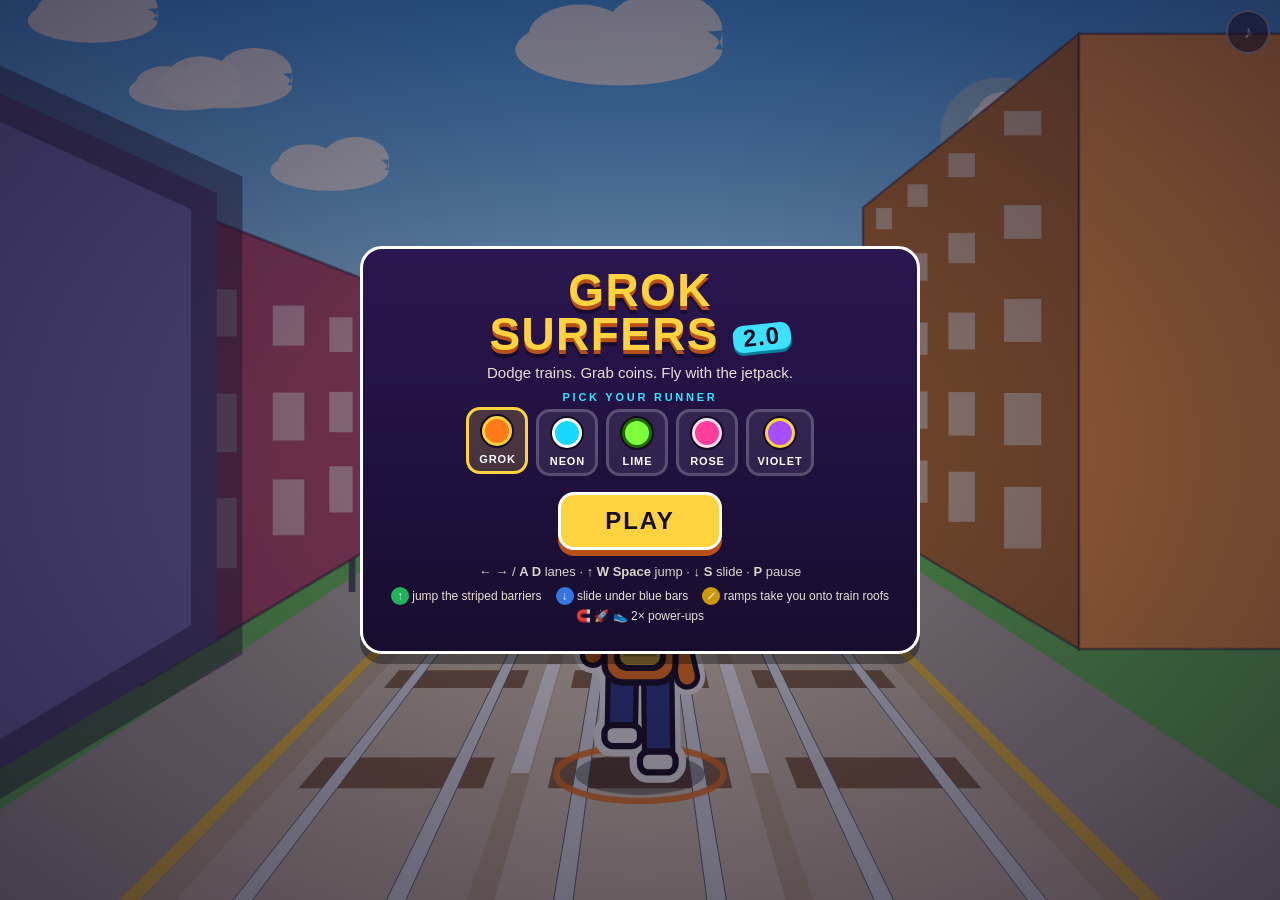
<file: index.html>
<!DOCTYPE html>
<html lang="en">
<head>
  <meta charset="UTF-8">
  <meta name="viewport" content="width=device-width, initial-scale=1, maximum-scale=1, user-scalable=no, viewport-fit=cover">
  <meta name="apple-mobile-web-app-capable" content="yes">
  <meta name="mobile-web-app-capable" content="yes">
  <meta name="theme-color" content="#3fa9ff">
  <title>Grok Surfers 2.0</title>
  <link rel="stylesheet" href="style.css">
  <link rel="icon" href="data:image/svg+xml,%3Csvg xmlns='http://www.w3.org/2000/svg' viewBox='0 0 64 64'%3E%3Ccircle cx='32' cy='32' r='30' fill='%23ff8c42'/%3E%3Ccircle cx='24' cy='28' r='6' fill='%23fff'/%3E%3Ccircle cx='40' cy='28' r='6' fill='%23fff'/%3E%3Ccircle cx='25' cy='29' r='3' fill='%231a1020'/%3E%3Ccircle cx='41' cy='29' r='3' fill='%231a1020'/%3E%3Cpath d='M22 42c6 8 14 8 20 0' fill='none' stroke='%231a1020' stroke-width='3' stroke-linecap='round'/%3E%3C/svg%3E">
</head>
<body>
  <div id="wrap">
    <canvas id="game"></canvas>

    <div id="hud" class="hidden">
      <div id="hud-left">
        <div class="label">SCORE</div>
        <div id="score">0</div>
        <div id="mult" class="hidden">2× SCORE</div>
      </div>
      <div id="hud-mid">
        <div class="label">BEST</div>
        <div id="best">0</div>
      </div>
      <div id="hud-right">
        <div class="label">COINS</div>
        <div id="coins"><span class="coin-dot"></span><span id="coin-count">0</span></div>
        <div id="powers"></div>
      </div>
    </div>
    <div id="tip"></div>
    <div id="toast"></div>

    <button id="pause-btn" class="round hidden" type="button" aria-label="Pause">II</button>
    <button id="mute" class="round" type="button" aria-label="Toggle sound" title="Sound">♪</button>

    <div id="title" class="overlay">
      <div class="panel">
        <h1>GROK<br> SURFERS <span class="ver">2.0</span></h1>
        <p class="tagline">Dodge trains. Grab coins. Fly with the jetpack.</p>
        <div class="pick-label">PICK YOUR RUNNER</div>
        <div id="chars"></div>
        <button id="play" type="button" class="btn pulse">PLAY</button>
        <p class="hint desk-only">
          <strong>← →</strong> / <strong>A D</strong> lanes · <strong>↑ W Space</strong> jump · <strong>↓ S</strong> slide · <strong>P</strong> pause
        </p>
        <p class="hint mobile-only">Swipe ← → lanes · Swipe ↑ (or tap) jump · Swipe ↓ slide</p>
        <div class="legend">
          <span><b class="g">↑</b> jump the striped barriers</span>
          <span><b class="b">↓</b> slide under blue bars</span>
          <span><b class="y">⟋</b> ramps take you onto train roofs</span>
          <span>🧲 🚀 👟 2× power-ups</span>
        </div>
        <p id="title-best" class="best-line"></p>
      </div>
    </div>

    <div id="pause" class="overlay hidden">
      <div class="panel">
        <h2>PAUSED</h2>
        <button id="resume" type="button" class="btn">RESUME</button>
        <button id="quit" type="button" class="btn ghost">MENU</button>
      </div>
    </div>

    <div id="gameover" class="overlay hidden">
      <div class="panel">
        <h2 id="go-title">CRASHED!</h2>
        <p id="new-best" class="hidden shine">★ NEW HIGH SCORE ★</p>
        <div class="stats">
          <div><span class="label">SCORE</span><span id="go-score">0</span></div>
          <div><span class="label">COINS</span><span id="go-coins">0</span></div>
          <div><span class="label">DISTANCE</span><span id="go-dist">0</span></div>
          <div><span class="label">BEST</span><span id="go-best">0</span></div>
        </div>
        <button id="retry" type="button" class="btn pulse">RUN AGAIN</button>
        <button id="menu" type="button" class="btn ghost">CHANGE RUNNER</button>
      </div>
    </div>
  </div>
  <script src="game.js"></script>
</body>
</html>
</file>
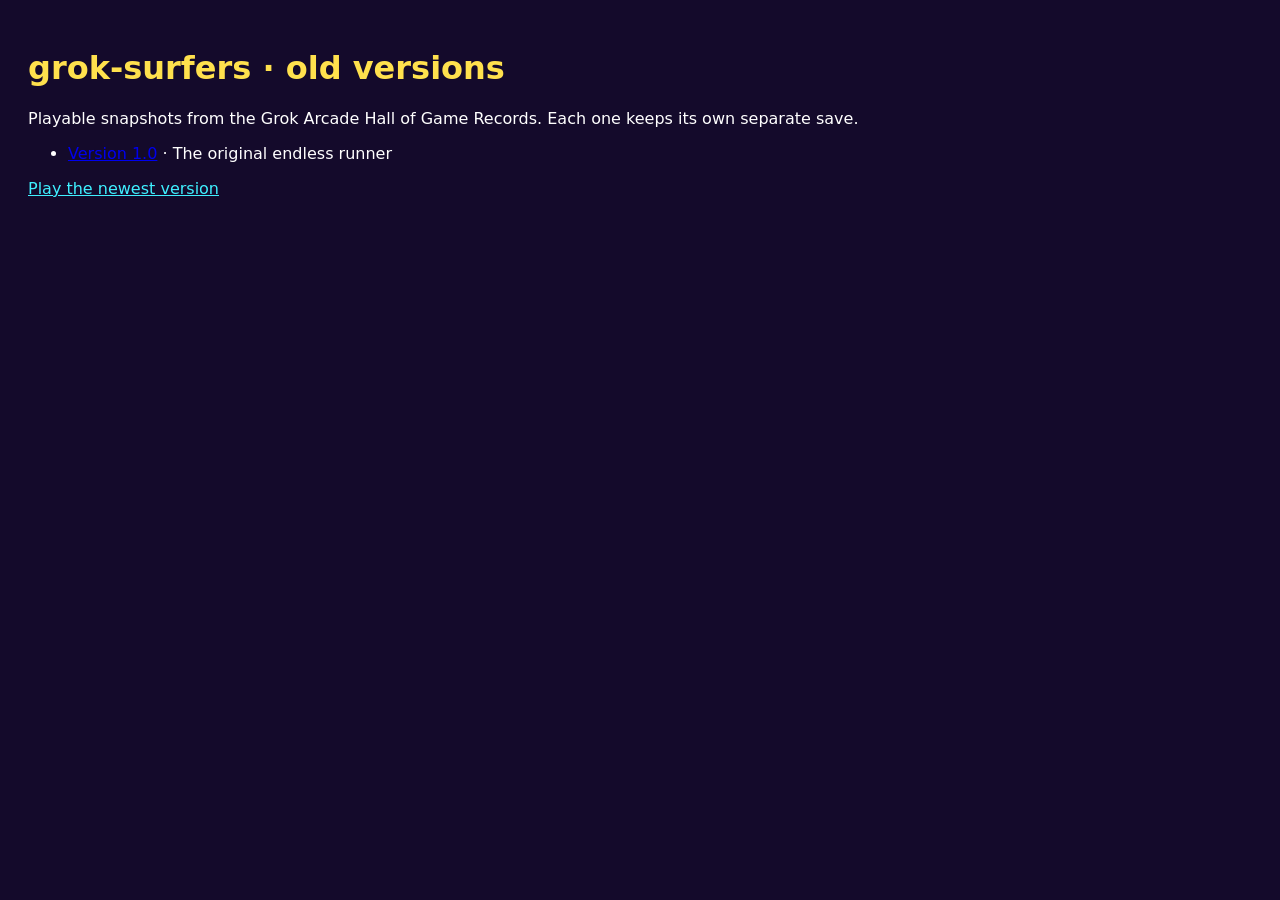
<file: versions/index.html>
<!doctype html><meta charset="utf-8"><meta name="viewport" content="width=device-width,initial-scale=1"><meta name="robots" content="noindex"><title>grok-surfers old versions</title><body style="font-family:system-ui;background:#140a2b;color:#fff;padding:20px"><h1 style="color:#ffe14d">grok-surfers &middot; old versions</h1><p>Playable snapshots from the Grok Arcade Hall of Game Records. Each one keeps its own separate save.</p><ul><li><a href="v1/">Version 1.0</a> &middot; The original endless runner</li></ul><p><a style="color:#3ff0ff" href="../">Play the newest version</a></p>
</file>
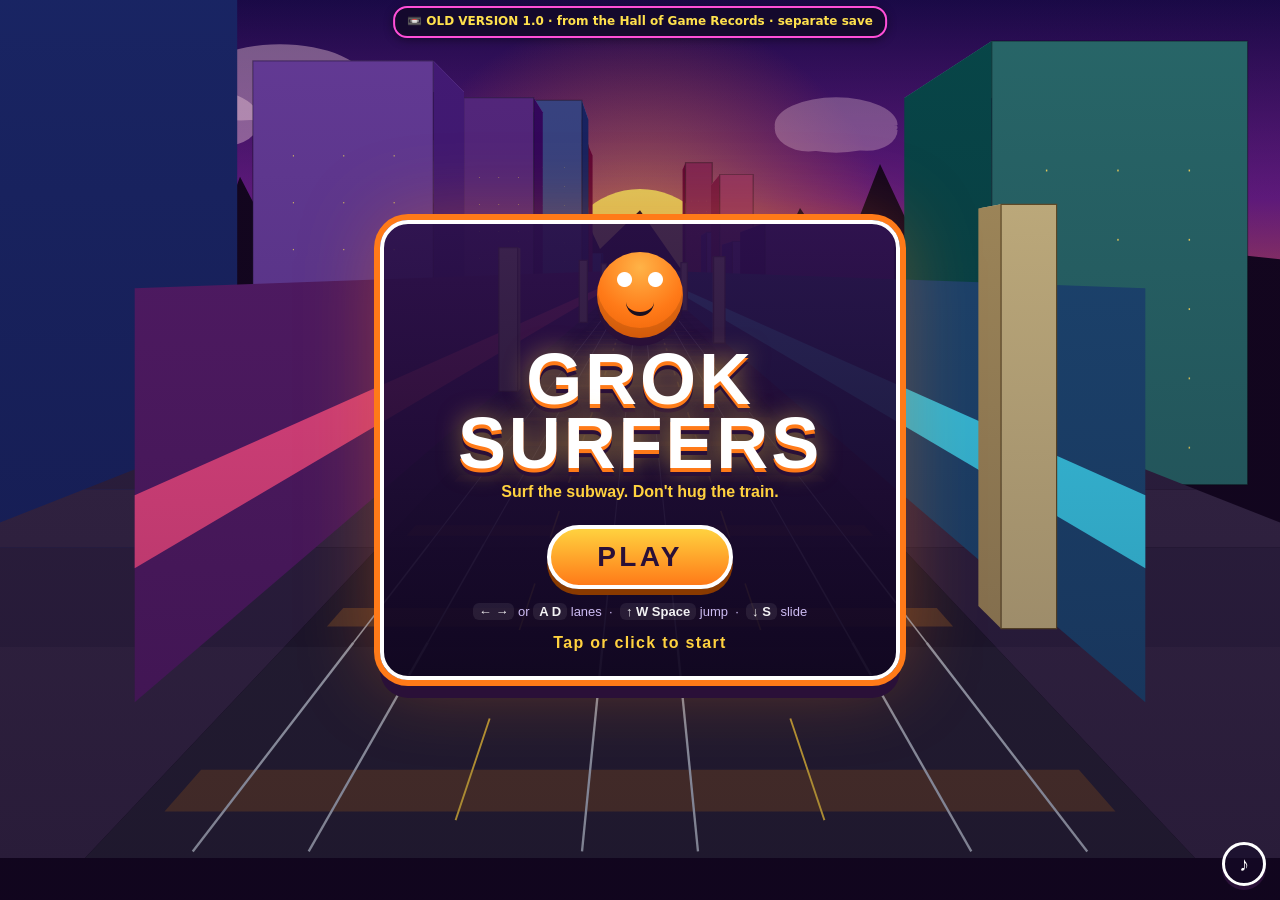
<file: versions/v1/index.html>
<!DOCTYPE html>
<html lang="en">
<head>
<script>/* Grok Arcade Hall of Game Records: archived old version 1.0 of grok-surfers. Saves are kept separate from the newest version. */
(function(){var P='grokOldVersion.grok-surfers.v1:';try{var S=Storage.prototype,g=S.getItem,s=S.setItem,r=S.removeItem;function L(t){try{return t===window.localStorage;}catch(e){return false;}}
S.getItem=function(k){return g.call(this,L(this)?P+k:k);};S.setItem=function(k,v){return s.call(this,L(this)?P+k:k,v);};S.removeItem=function(k){return r.call(this,L(this)?P+k:k);};}catch(e){}
window.GROK_OLD_VERSION={repo:'grok-surfers',label:'v1',ver:'1.0',prefix:P};
function badge(){try{var d=document.createElement('div');d.id='grokOldVerBadge';d.setAttribute('style','position:fixed;left:50%;top:6px;transform:translateX(-50%);z-index:2147483647;background:rgba(20,10,43,.92);color:#ffe14d;font:bold 12px/1.3 system-ui,sans-serif;padding:6px 12px;border-radius:14px;border:2px solid #ff4fd8;box-shadow:0 2px 10px rgba(0,0,0,.4);pointer-events:none;transition:opacity .8s;text-align:center;max-width:90vw');d.textContent='\uD83D\uDCFC OLD VERSION 1.0 \u00b7 from the Hall of Game Records \u00b7 separate save';document.body.appendChild(d);setTimeout(function(){d.style.opacity='0';},6000);setTimeout(function(){if(d.parentNode)d.parentNode.removeChild(d);},7000);}catch(e){}}
if(document.readyState==='loading')document.addEventListener('DOMContentLoaded',badge);else badge();})();</script>
<meta name="robots" content="noindex">

  <meta charset="UTF-8">
  <meta name="viewport" content="width=device-width, initial-scale=1, maximum-scale=1, user-scalable=no, viewport-fit=cover">
  <meta name="apple-mobile-web-app-capable" content="yes">
  <meta name="mobile-web-app-capable" content="yes">
  <meta name="theme-color" content="#1a0a3c">
  <title>Grok Surfers</title>
  <link rel="stylesheet" href="style.css">
  <link rel="icon" href="data:image/svg+xml,%3Csvg xmlns='http://www.w3.org/2000/svg' viewBox='0 0 64 64'%3E%3Ccircle cx='32' cy='32' r='30' fill='%23ff8c42'/%3E%3Ccircle cx='24' cy='28' r='6' fill='%23fff'/%3E%3Ccircle cx='40' cy='28' r='6' fill='%23fff'/%3E%3Ccircle cx='25' cy='29' r='3' fill='%231a1020'/%3E%3Ccircle cx='41' cy='29' r='3' fill='%231a1020'/%3E%3Cpath d='M22 42c6 8 14 8 20 0' fill='none' stroke='%231a1020' stroke-width='3' stroke-linecap='round'/%3E%3C/svg%3E">
</head>
<body>
  <div id="wrap">
    <canvas id="game"></canvas>

    <div id="hud" class="hidden">
      <div id="hud-left">
        <div class="label">SCORE</div>
        <div id="score">0</div>
      </div>
      <div id="hud-mid">
        <div class="label">BEST</div>
        <div id="best">0</div>
      </div>
      <div id="hud-right">
        <div class="label">COINS</div>
        <div id="coins"><span class="coin-dot"></span><span id="coin-count">0</span></div>
      </div>
    </div>

    <button id="mute" type="button" aria-label="Toggle sound" title="Sound">♪</button>

    <div id="title" class="overlay">
      <div class="panel">
        <div class="mascot" aria-hidden="true"> grok </div>
        <h1>GROK<br>SURFERS</h1>
        <p class="tagline">Surf the subway. Don't hug the train.</p>
        <button id="play" type="button" class="btn pulse">PLAY</button>
        <p class="hint">
          <strong>← →</strong> or <strong>A D</strong> lanes &nbsp;·&nbsp;
          <strong>↑ W Space</strong> jump &nbsp;·&nbsp;
          <strong>↓ S</strong> slide
        </p>
        <p class="hint mobile-only">Swipe to steer · Swipe up to jump · Swipe down to slide</p>
        <p id="title-best" class="best-line"></p>
      </div>
    </div>

    <div id="gameover" class="overlay hidden">
      <div class="panel">
        <h2 id="go-title">CRASHED!</h2>
        <p id="new-best" class="hidden shine">★ NEW HIGH SCORE ★</p>
        <div class="stats">
          <div><span class="label">SCORE</span><span id="go-score">0</span></div>
          <div><span class="label">COINS</span><span id="go-coins">0</span></div>
          <div><span class="label">BEST</span><span id="go-best">0</span></div>
        </div>
        <button id="retry" type="button" class="btn pulse">RETRY</button>
        <p class="hint">Tap / click or press Enter</p>
      </div>
    </div>
  </div>
  <script src="game.js"></script>
</body>
</html>
</file>
<file: style.css>
:root {
  --ink: #140c22;
  --paper: #fff7e8;
  --gold: #ffd23f;
  --orange: #ff7a18;
  --pink: #ff4d8d;
  --cyan: #3ee0ff;
}
* { box-sizing: border-box; margin: 0; padding: 0; }
html, body {
  width: 100%; height: 100%; overflow: hidden; background: #3fa9ff;
  font-family: Trebuchet MS, Arial Black, Impact, Segoe UI, sans-serif; color: var(--paper);
  touch-action: none; user-select: none; -webkit-user-select: none; -webkit-tap-highlight-color: transparent;
}
#wrap { position: relative; width: 100%; height: 100%; overflow: hidden; }
canvas { display: block; width: 100%; height: 100%; }
.hidden { display: none !important; }

/* ---------- HUD ---------- */
#hud {
  position: absolute; top: 0; left: 0; right: 0; display: flex; justify-content: space-between; align-items: flex-start;
  padding: calc(10px + env(safe-area-inset-top)) calc(64px + env(safe-area-inset-right)) 0 calc(16px + env(safe-area-inset-left));
  pointer-events: none; z-index: 5;
}
#hud > div {
  background: rgba(20,12,34,.62); border: 2px solid rgba(255,255,255,.25); border-radius: 14px; padding: 6px 12px; min-width: 92px;
  text-shadow: 0 2px 0 rgba(0,0,0,.5);
}
#hud .label { font-size: 11px; letter-spacing: .22em; color: var(--gold); font-weight: 800; }
#score, #best, #coins { font-size: 26px; font-weight: 900; line-height: 1.05; font-variant-numeric: tabular-nums; }
#hud-mid { text-align: center; opacity: .9; }
#hud-right { text-align: right; }
#coins { display: flex; align-items: center; justify-content: flex-end; gap: 6px; }
.coin-dot { width: 18px; height: 18px; border-radius: 50%; background: radial-gradient(circle at 35% 35%, #fff6b0, #ffd23f 45%, #b8860b); border: 2px solid #7a5a00; }
#mult { margin-top: 3px; display: inline-block; background: var(--gold); color: var(--ink); font-size: 12px; font-weight: 900; padding: 2px 8px; border-radius: 8px; animation: pulse 0.8s ease-in-out infinite; }
#powers { margin-top: 4px; display: flex; flex-direction: column; gap: 4px; align-items: flex-end; }
.pw { display: flex; align-items: center; gap: 6px; }
.pw-icon { width: 24px; height: 24px; border-radius: 7px; display: grid; place-items: center; font-size: 14px; color: var(--ink); font-weight: 900; border: 2px solid #fff; }
.pw-bar { width: 60px; height: 8px; background: rgba(255,255,255,.25); border-radius: 4px; overflow: hidden; }
.pw-bar i { display: block; height: 100%; }

#tip {
  position: absolute; left: 50%; bottom: calc(18px + env(safe-area-inset-bottom)); transform: translateX(-50%); z-index: 5;
  background: rgba(20,12,34,.72); padding: 8px 16px; border-radius: 999px; font-weight: 800; font-size: 15px; white-space: nowrap;
  opacity: 0; transition: opacity .3s; pointer-events: none;
}
#tip.show { opacity: 1; }
#toast {
  position: absolute; left: 50%; top: 26%; transform: translate(-50%, -50%); z-index: 6; pointer-events: none;
  font-size: 30px; font-weight: 900; letter-spacing: .04em; opacity: 0; white-space: nowrap;
  text-shadow: 0 3px 0 #140c22, 0 0 14px rgba(0,0,0,.6), -2px 0 0 #140c22, 2px 0 0 #140c22;
}
#toast.show { animation: toast 1.6s ease-out forwards; }
@keyframes toast { 0% { opacity: 0; transform: translate(-50%, -30%) scale(.6); } 15% { opacity: 1; transform: translate(-50%, -50%) scale(1.1); } 30% { transform: translate(-50%, -50%) scale(1); } 80% { opacity: 1; } 100% { opacity: 0; transform: translate(-50%, -80%); } }

.round {
  position: absolute; top: calc(10px + env(safe-area-inset-top)); width: 44px; height: 44px; border-radius: 50%; z-index: 8;
  border: 2px solid rgba(255,255,255,.6); background: rgba(20,12,34,.6); color: #fff; font-size: 18px; font-weight: 900; cursor: pointer;
}
#mute { right: calc(10px + env(safe-area-inset-right)); }
#mute.muted { opacity: .45; text-decoration: line-through; }
#pause-btn { right: calc(10px + env(safe-area-inset-right)); top: calc(62px + env(safe-area-inset-top)); }

/* ---------- overlays ---------- */
.overlay {
  position: absolute; inset: 0; display: flex; align-items: center; justify-content: center; z-index: 10;
  background: radial-gradient(ellipse at center, rgba(20,12,34,.35), rgba(20,12,34,.7)); padding: 10px; overflow-y: auto;
}
.panel {
  text-align: center; background: linear-gradient(180deg, #2a1650, #170c2e); border: 3px solid #fff; border-radius: 22px;
  padding: 20px 26px; max-width: 560px; width: 100%; box-shadow: 0 10px 0 rgba(0,0,0,.35); margin: auto;
}
h1 { font-size: 46px; line-height: .95; letter-spacing: .03em; color: var(--gold); text-shadow: 0 4px 0 #b8501a, 0 8px 0 rgba(0,0,0,.35); }
.ver { display: inline-block; background: var(--cyan); color: var(--ink); font-size: 24px; padding: 2px 10px; border-radius: 10px; vertical-align: middle; transform: rotate(-6deg); text-shadow: none; box-shadow: 0 3px 0 #0a7f99; }
h2 { font-size: 40px; color: var(--gold); text-shadow: 0 4px 0 #b8501a; margin-bottom: 8px; }
.tagline { margin: 8px 0 10px; font-size: 15px; opacity: .9; }
.pick-label { font-size: 11px; letter-spacing: .25em; color: var(--cyan); font-weight: 900; margin-bottom: 6px; }
#chars { display: flex; gap: 8px; justify-content: center; flex-wrap: wrap; margin-bottom: 12px; }
.char { background: rgba(255,255,255,.08); border: 3px solid rgba(255,255,255,.2); border-radius: 14px; padding: 6px 8px 4px; color: #fff; cursor: pointer; min-width: 62px; font: inherit; }
.char.on { border-color: var(--gold); background: rgba(255,210,63,.18); transform: translateY(-2px); }
.char-dot { display: block; width: 30px; height: 30px; margin: 0 auto 3px; border-radius: 50%; background: var(--c); border: 3px solid var(--t); box-shadow: 0 0 0 2px #140c22; }
.char-name { font-size: 11px; font-weight: 900; letter-spacing: .08em; }
.btn {
  display: inline-block; font: inherit; font-size: 24px; font-weight: 900; letter-spacing: .08em; color: var(--ink); background: var(--gold);
  border: 3px solid #fff; border-radius: 16px; padding: 12px 44px; cursor: pointer; box-shadow: 0 6px 0 #b8501a; margin: 4px;
}
.btn.ghost { background: transparent; color: #fff; box-shadow: 0 6px 0 rgba(0,0,0,.35); font-size: 16px; padding: 10px 22px; }
.btn:active { transform: translateY(4px); box-shadow: 0 2px 0 #b8501a; }
.pulse { animation: pulse 1.4s ease-in-out infinite; }
@keyframes pulse { 0%, 100% { transform: scale(1); } 50% { transform: scale(1.05); } }
.hint { margin-top: 10px; font-size: 13px; opacity: .85; }
.legend { margin-top: 8px; display: flex; flex-wrap: wrap; gap: 4px 14px; justify-content: center; font-size: 12px; opacity: .9; }
.legend b { display: inline-block; width: 18px; height: 18px; border-radius: 50%; line-height: 18px; color: #fff; font-size: 12px; }
.legend .g { background: #22c55e; } .legend .b { background: #3b82f6; } .legend .y { background: #e0a800; }
.best-line { margin-top: 8px; color: var(--gold); font-weight: 900; letter-spacing: .1em; font-size: 14px; }
.stats { display: grid; grid-template-columns: repeat(4, 1fr); gap: 8px; margin: 10px 0 14px; }
.stats div { background: rgba(255,255,255,.08); border-radius: 12px; padding: 8px 4px; display: flex; flex-direction: column; }
.stats .label { font-size: 10px; letter-spacing: .18em; color: var(--gold); font-weight: 800; }
.stats span:last-child { font-size: 22px; font-weight: 900; }
.shine { color: var(--cyan); font-weight: 900; letter-spacing: .12em; animation: pulse 1s ease-in-out infinite; }
.mobile-only { display: none; }
@media (pointer: coarse) { .mobile-only { display: block; } .desk-only { display: none; } }

/* short landscape phones */
@media (max-height: 500px) {
  .panel { padding: 10px 18px; max-width: 640px; }
  h1 { font-size: 30px; display: inline-block; }
  h1 br { display: none; }
  .ver { font-size: 16px; }
  h2 { font-size: 28px; margin-bottom: 4px; }
  .tagline { margin: 4px 0 6px; font-size: 13px; }
  #chars { margin-bottom: 6px; }
  .char-dot { width: 24px; height: 24px; }
  .btn { font-size: 20px; padding: 8px 34px; }
  .btn.ghost { font-size: 14px; padding: 7px 16px; }
  .hint { margin-top: 4px; }
  .legend { margin-top: 4px; font-size: 11px; }
  .stats { margin: 6px 0 8px; }
  #hud > div { padding: 4px 10px; min-width: 80px; }
  #score, #best, #coins { font-size: 20px; }
  #toast { font-size: 24px; }
}
@media (max-width: 480px) {
  h1 { font-size: 38px; }
  #hud { padding-right: calc(60px + env(safe-area-inset-right)); }
  #hud > div { min-width: 0; padding: 4px 8px; }
  #hud-mid { display: none; }
  .stats { grid-template-columns: repeat(2, 1fr); }
}
</file>
<file: versions/v1/style.css>
:root {
  --ink: #140c22;
  --paper: #fff7e8;
  --gold: #ffd23f;
  --orange: #ff7a18;
  --pink: #ff4d8d;
  --cyan: #3ee0ff;
  --shadow: #2a1038;
}

* { box-sizing: border-box; margin: 0; padding: 0; }

html, body {
  width: 100%;
  height: 100%;
  overflow: hidden;
  background: #0b0618;
  font-family: Trebuchet MS, Arial Black, Impact, Segoe UI, sans-serif;
  color: var(--paper);
  touch-action: none;
  user-select: none;
  -webkit-user-select: none;
  -webkit-tap-highlight-color: transparent;
}

#wrap {
  position: relative;
  width: 100%;
  height: 100%;
  overflow: hidden;
}

canvas {
  display: block;
  width: 100%;
  height: 100%;
  cursor: pointer;
}

#hud {
  position: absolute;
  top: 0;
  left: 0;
  right: 0;
  display: flex;
  justify-content: space-between;
  align-items: flex-start;
  padding: calc(12px + env(safe-area-inset-top)) 18px 0;
  pointer-events: none;
  text-shadow: 0 3px 0 var(--shadow), 0 0 12px rgba(0,0,0,.55);
  z-index: 5;
}

#hud .label {
  font-size: 11px;
  letter-spacing: 0.22em;
  color: var(--gold);
  font-weight: 800;
}

#score, #best, #coins {
  font-size: 28px;
  font-weight: 900;
  line-height: 1.05;
  color: #fff;
}

#hud-left, #hud-mid, #hud-right { min-width: 90px; }
#hud-mid { text-align: center; }
#hud-right { text-align: right; }

#coins { display: flex; align-items: center; justify-content: flex-end; gap: 8px; }

.coin-dot {
  width: 16px;
  height: 16px;
  border-radius: 50%;
  background: radial-gradient(circle at 35% 30%, #fff6b0, #ffd23f 40%, #e09a00);
  box-shadow: 0 0 0 2px #8a5a00, 0 2px 0 #5a3a00;
  display: inline-block;
}

#mute {
  position: absolute;
  right: 14px;
  bottom: calc(14px + env(safe-area-inset-bottom));
  z-index: 8;
  width: 44px;
  height: 44px;
  border-radius: 50%;
  border: 3px solid #fff;
  background: rgba(20, 10, 40, 0.55);
  color: #fff;
  font-size: 20px;
  cursor: pointer;
  box-shadow: 0 4px 0 #2a1038;
}

#mute.muted { opacity: 0.45; text-decoration: line-through; }

.overlay {
  position: absolute;
  inset: 0;
  display: flex;
  align-items: center;
  justify-content: center;
  background: linear-gradient(180deg, rgba(12,4,28,0.08), rgba(12,4,28,0.38));
  z-index: 6;
  padding: 20px;
}

.overlay.hidden, .hidden { display: none !important; }

.panel {
  text-align: center;
  max-width: 520px;
  width: 100%;
  padding: 28px 22px 24px;
  background: linear-gradient(180deg, rgba(42, 16, 72, 0.88), rgba(16, 6, 32, 0.92));
  border: 4px solid #fff;
  border-radius: 28px;
  box-shadow:
    0 0 0 6px #ff7a18,
    0 18px 0 #2a1038,
    0 0 80px rgba(255, 122, 24, 0.35);
}

.mascot {
  font-size: 0;
  width: 86px;
  height: 86px;
  margin: 0 auto 10px;
  border-radius: 50%;
  background:
    radial-gradient(circle at 32% 32%, #fff 0 7px, transparent 8px),
    radial-gradient(circle at 68% 32%, #fff 0 7px, transparent 8px),
    radial-gradient(circle at 34% 34%, #1a1020 0 3.5px, transparent 4px),
    radial-gradient(circle at 70% 34%, #1a1020 0 3.5px, transparent 4px),
    radial-gradient(circle at 50% 18%, #ffb347, #ff7a18 55%, #e85d04);
  box-shadow: 0 8px 0 #2a1038, inset 0 -10px 0 rgba(0,0,0,.12);
  position: relative;
  animation: bounce 1.2s ease-in-out infinite;
}

.mascot::after {
  content: "";
  position: absolute;
  left: 50%;
  bottom: 22px;
  width: 28px;
  height: 10px;
  transform: translateX(-50%);
  border-bottom: 4px solid #1a1020;
  border-radius: 0 0 14px 14px;
}

h1 {
  font-size: clamp(42px, 11vw, 72px);
  line-height: 0.88;
  letter-spacing: 0.04em;
  color: #fff;
  text-shadow:
    0 4px 0 #ff7a18,
    0 8px 0 #2a1038,
    0 0 24px rgba(255, 210, 63, 0.6);
  margin-bottom: 8px;
}

h2 {
  font-size: clamp(36px, 9vw, 56px);
  letter-spacing: 0.06em;
  color: #ff4d8d;
  text-shadow: 0 4px 0 #2a1038, 0 0 18px rgba(255, 77, 141, 0.5);
  margin-bottom: 8px;
}

.tagline {
  color: var(--gold);
  font-weight: 700;
  margin-bottom: 18px;
  font-size: 16px;
}

.btn {
  appearance: none;
  border: 4px solid #fff;
  background: linear-gradient(180deg, #ffd23f, #ff7a18);
  color: #2a1038;
  font: inherit;
  font-size: 28px;
  font-weight: 900;
  letter-spacing: 0.12em;
  padding: 12px 46px;
  border-radius: 999px;
  cursor: pointer;
  box-shadow: 0 6px 0 #8a3a00;
  margin: 6px 0 14px;
}

.btn:hover { filter: brightness(1.08); }
.btn:active { transform: translateY(4px); box-shadow: 0 2px 0 #8a3a00; }

.pulse { animation: pulse 1.4s ease-in-out infinite; }

.hint {
  font-size: 13px;
  color: #d7c6ff;
  line-height: 1.45;
  opacity: 0.95;
}

.hint strong {
  color: #fff;
  background: rgba(255,255,255,0.08);
  padding: 1px 6px;
  border-radius: 6px;
}

.best-line {
  margin-top: 12px;
  color: var(--gold);
  font-weight: 800;
  letter-spacing: 0.08em;
}

.stats {
  display: flex;
  justify-content: center;
  gap: 22px;
  margin: 12px 0 8px;
}

.stats .label {
  display: block;
  font-size: 11px;
  letter-spacing: 0.18em;
  color: var(--cyan);
}

.stats span:last-child {
  font-size: 26px;
  font-weight: 900;
}

.shine {
  color: var(--gold);
  font-weight: 900;
  letter-spacing: 0.14em;
  animation: pulse 1s ease-in-out infinite;
  margin-bottom: 6px;
}

.mobile-only { display: none; }

@media (hover: none) and (pointer: coarse) {
  .mobile-only { display: block; }
}

@keyframes bounce {
  0%, 100% { transform: translateY(0); }
  50% { transform: translateY(-8px); }
}

@keyframes pulse {
  0%, 100% { transform: scale(1); }
  50% { transform: scale(1.05); }
}
</file>
